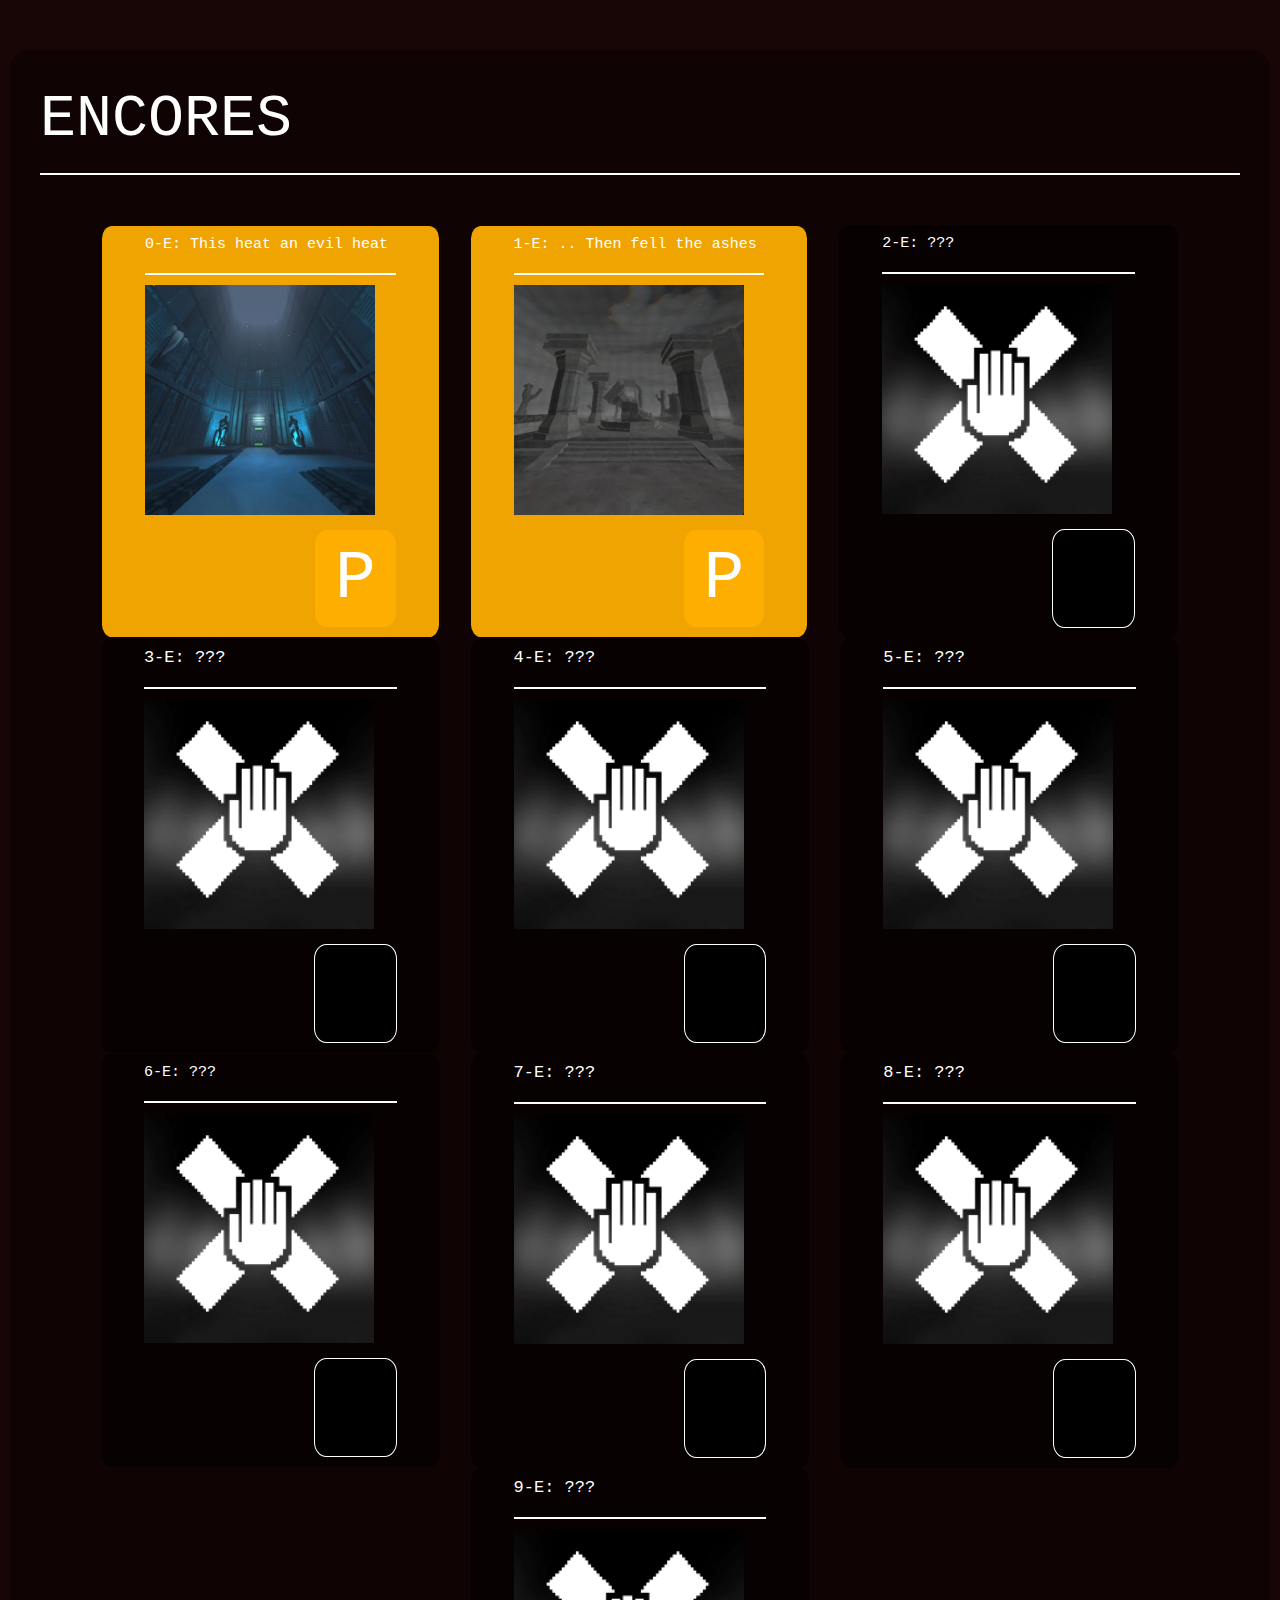
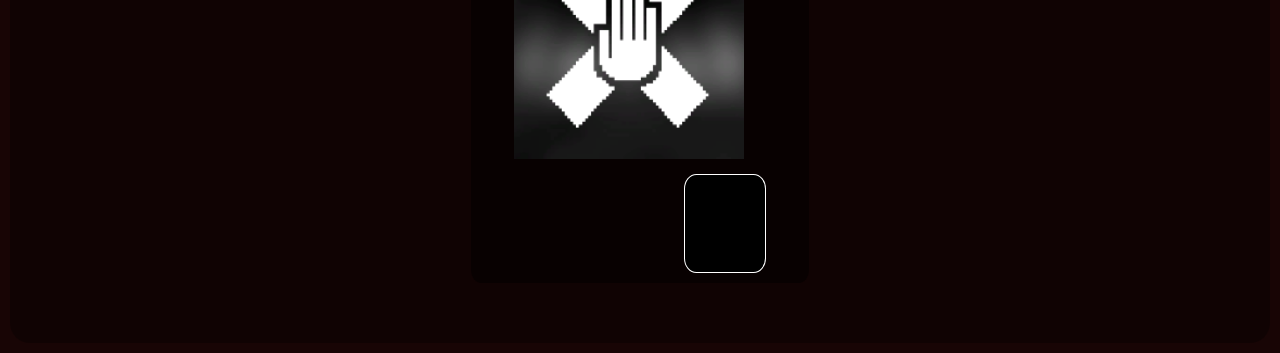
<file: encores.html>
<!DOCTYPE html>
<html lang="en">
<head>
  <meta charset="UTF-8">
  <link rel="stylesheet" href="levels.css">
  <title>ENCORES</title>
</head>
<body>
  <div class="main-container white-container">
    <div class="layer-info">
      <h1 class="layer-title">
        ENCORES
      </h1>
      <hr>
    </div>
    <div class="card-container">
      <div class="card">
        <div class="card-content">
          <span>0-E: This heat an evil heat</span>
          <hr>
        </div>
        <div class="thumbnail">
          <img src="img/0-e.png" alt="">
        </div>
        <div class="rank">P</div>
      </div>
      <div class="card">
        <div class="card-content">
          <span>1-E: .. Then fell the ashes</span>
          <hr>
        </div>
        <div class="thumbnail">
          <img src="img/1-e.png" alt="">
        </div>
        <div class="rank">P</div>
      </div>
      <div class="card white-card">
        <div class="card-content">
          <span>2-E: ???</span>
          <hr>
        </div>
        <div class="thumbnail">
          <img src="img/closed.png" alt="">
        </div>
        <div class="rank white">P</div>
      </div>
      <div class="card white-card">
        <div class="card-content">
          <span class="card-title">3-E: ???</span>
          <hr>
        </div>
        <div class="thumbnail">
          <img src="img/closed.png" alt="">
        </div>
        <div class="rank white">P</div>
      </div>
      <div class="card white-card">
        <div class="card-content">
          <span class="card-title">4-E: ???</span>
          <hr>
        </div>
        <div class="thumbnail">
          <img src="img/closed.png" alt="">
        </div>
        <div class="rank white">P</div>
      </div>
      <div class="card white-card">
        <div class="card-content">
          <span class="card-title">5-E: ???</span>
          <hr>
        </div>
        <div class="thumbnail">
          <img src="img/closed.png" alt="">
        </div>
        <div class="rank white">P</div>
      </div>
      <div class="card white-card">
        <div class="card-content">
          <span>6-E: ???</span>
          <hr>
        </div>
        <div class="thumbnail">
          <img src="img/closed.png" alt="">
        </div>
        <div class="rank white">P</div>
      </div>
      <div class="card white-card">
        <div class="card-content">
          <span class="card-title">7-E: ???</span>
          <hr>
        </div>
        <div class="thumbnail">
          <img src="img/closed.png" alt="">
        </div>
        <div class="rank white">P</div>
      </div>
      <div class="card white-card">
        <div class="card-content">
          <span class="card-title">8-E: ???</span>
          <hr>
        </div>
        <div class="thumbnail">
          <img src="img/closed.png" alt="">
        </div>
        <div class="rank white">P</div>
      </div>
      <div class="card white-card">
        <div class="card-content">
          <span class="card-title">9-E: ???</span>
          <hr>
        </div>
        <div class="thumbnail">
          <img src="img/closed.png" alt="">
        </div>
        <div class="rank white">P</div>
      </div>
    </div>
  </div>
</body>
</html>
</file>
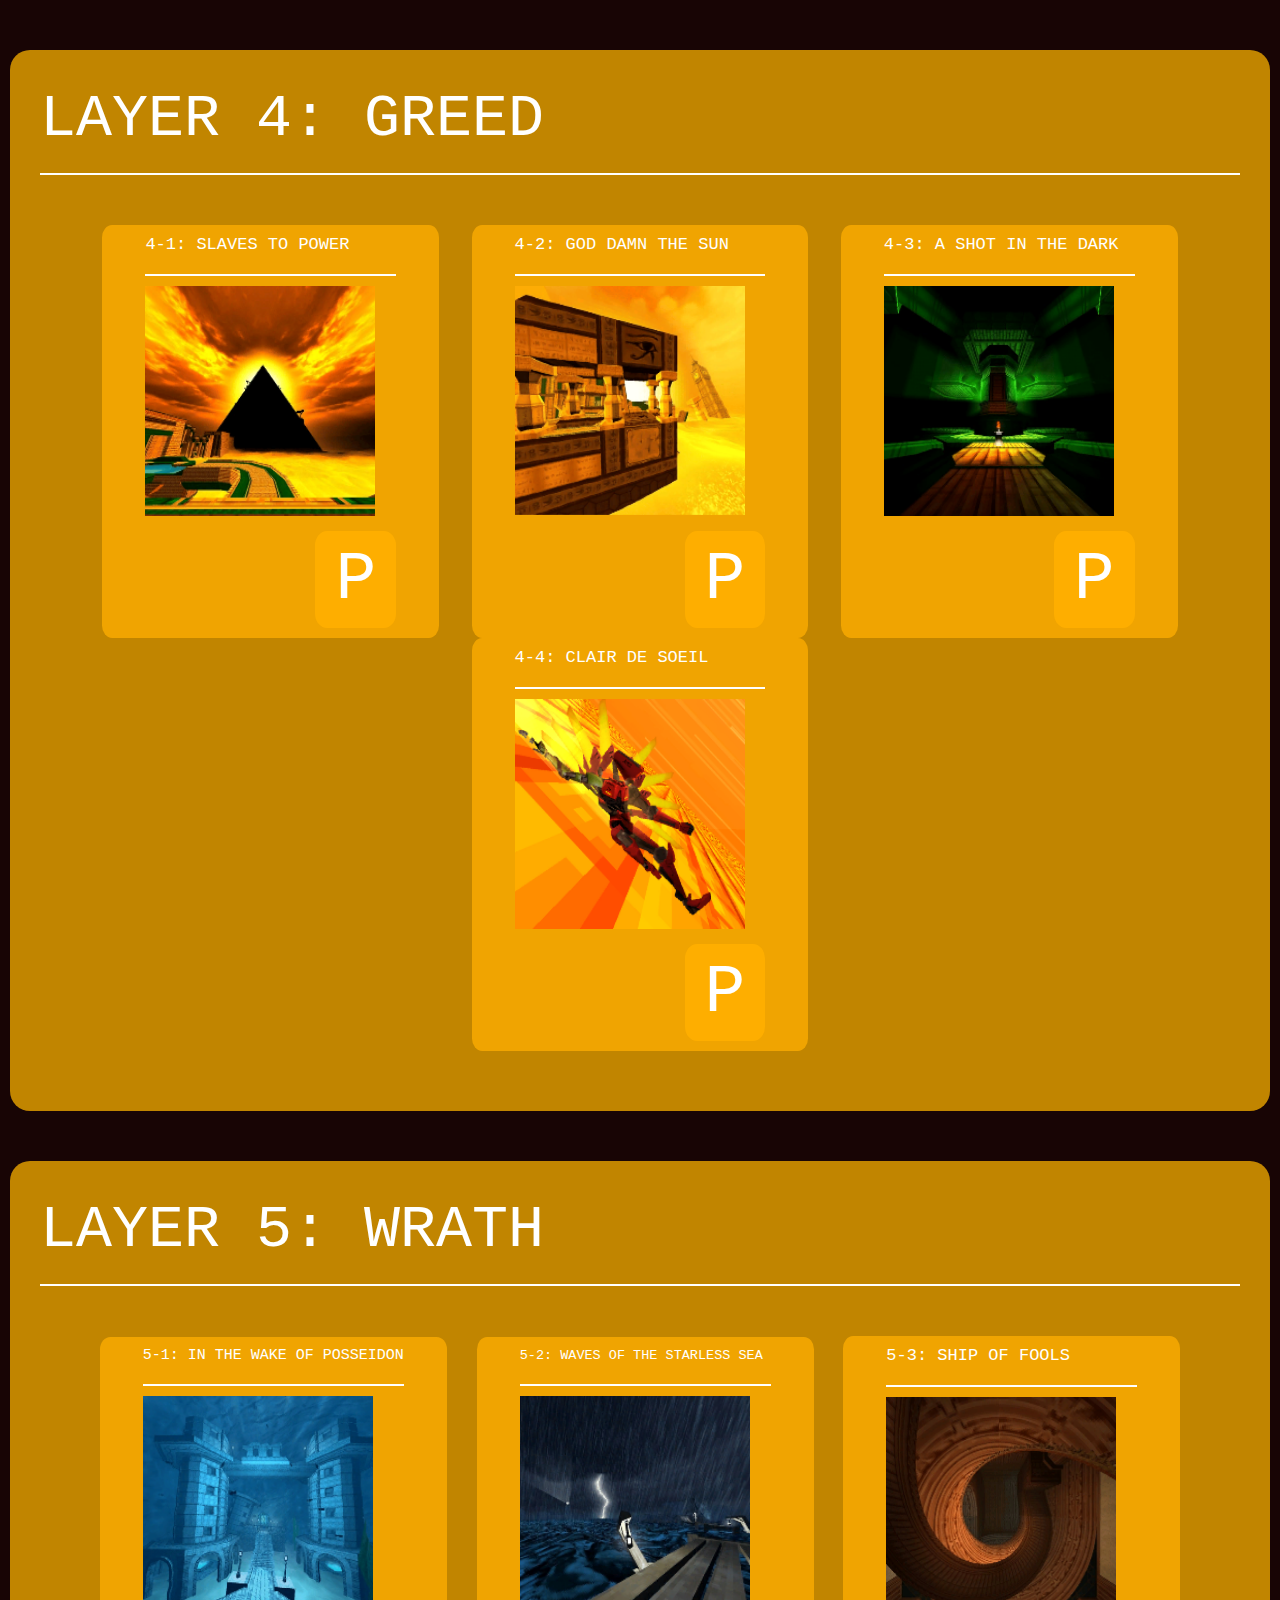
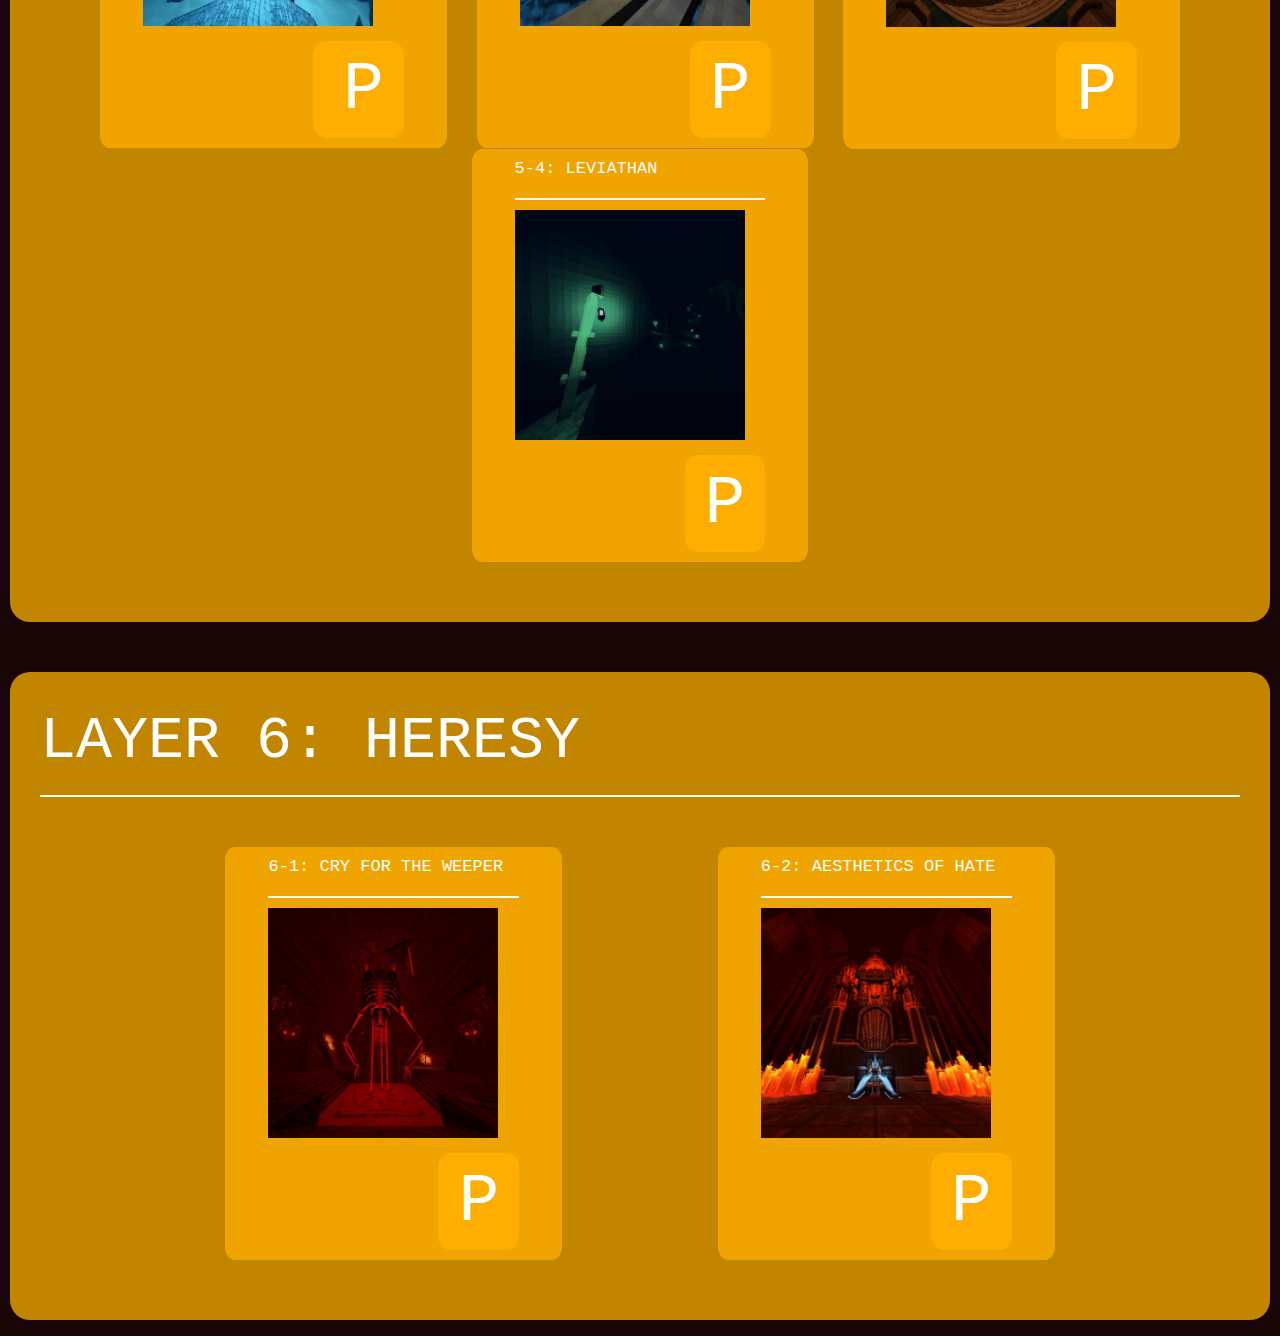
<file: levels act 2.html>
<!DOCTYPE html>
<html lang="en">
<head>
  <meta charset="UTF-8">
  <link rel="stylesheet" href="levels.css">
  <title>GREED & WRATH & HERESY</title>
</head>
<body>
  <div class="main-container">
    <div class="layer-info">
      <h1 class="layer-title">
        LAYER 4: GREED
      </h1>
      <hr>
    </div>
    <div class="card-container">
      <div class="card">
        <div class="card-content">
          <span class="card-title">4-1: SLAVES TO POWER</span>
          <hr>
        </div>
        <div class="thumbnail">
          <img src="img/4-1.png" alt="">
        </div>
        <div class="rank">P</div>
      </div>
      <div class="card">
        <div class="card-content">
          <span class="card-title">4-2: GOD DAMN THE SUN</span>
          <hr>
        </div>
        <div class="thumbnail">
          <img src="img/4-2.png" alt="">
        </div>
        <div class="rank">P</div>
      </div>
      <div class="card">
        <div class="card-content">
          <span class="card-title">4-3: A SHOT IN THE DARK</span>
          <hr>
        </div>
        <div class="thumbnail">
          <img src="img/4-3.png" alt="">
        </div>
        <div class="rank">P</div>
      </div>
      <div class="card">
        <div class="card-content">
          <span class="card-title">4-4: CLAIR DE SOEIL</span>
          <hr>
        </div>
        <div class="thumbnail">
          <img src="img/4-4.png" alt="">
        </div>
        <div class="rank">P</div>
      </div>
    </div>
  </div>
  <div class="main-container">
    <div class="layer-info">
      <h1 class="layer-title">
        LAYER 5: WRATH
      </h1>
      <hr>
    </div>
    <div class="card-container">
      <div class="card">
        <div class="card-content">
          <span>5-1: IN THE WAKE OF POSSEIDON</span>
          <hr>
        </div>
        <div class="thumbnail">
          <img src="img/5-1.png" alt="">
        </div>
        <div class="rank">P</div>
      </div>
      <div class="card">
        <div class="card-content">
          <span class="vio-title">5-2: WAVES OF THE STARLESS SEA</span>
          <hr>
        </div>
        <div class="thumbnail">
          <img src="img/5-2.png" alt="">
        </div>
        <div class="rank">P</div>
      </div>
      <div class="card">
        <div class="card-content">
          <span class="card-title">5-3: SHIP OF FOOLS</span>
          <hr>
        </div>
        <div class="thumbnail">
          <img src="img/5-3.png" alt="">
        </div>
        <div class="rank">P</div>
      </div>
      <div class="card">
        <div class="card-content">
          <span class="card-title">5-4: LEVIATHAN</span>
          <hr>
        </div>
        <div class="thumbnail">
          <img src="img/5-4.png" alt="">
        </div>
        <div class="rank">P</div>
      </div>
    </div>
  </div>
  <div class="main-container">
    <div class="layer-info">
      <h1 class="layer-title">
        LAYER 6: HERESY
      </h1>
      <hr>
    </div>
    <div class="card-container">
      <div class="card">
        <div class="card-content">
          <span class="card-title">6-1: CRY FOR THE WEEPER</span>
          <hr>
        </div>
        <div class="thumbnail">
          <img src="img/6-1.png" alt="">
        </div>
        <div class="rank">P</div>
      </div>
      <div class="card">
        <div class="card-content">
          <span class="card-title">6-2: AESTHETICS OF HATE</span>
          <hr>
        </div>
        <div class="thumbnail">
          <img src="img/6-2.png" alt="">
        </div>
        <div class="rank">P</div>
      </div>
    </div>
  </div>
</body>
</html>
</file>
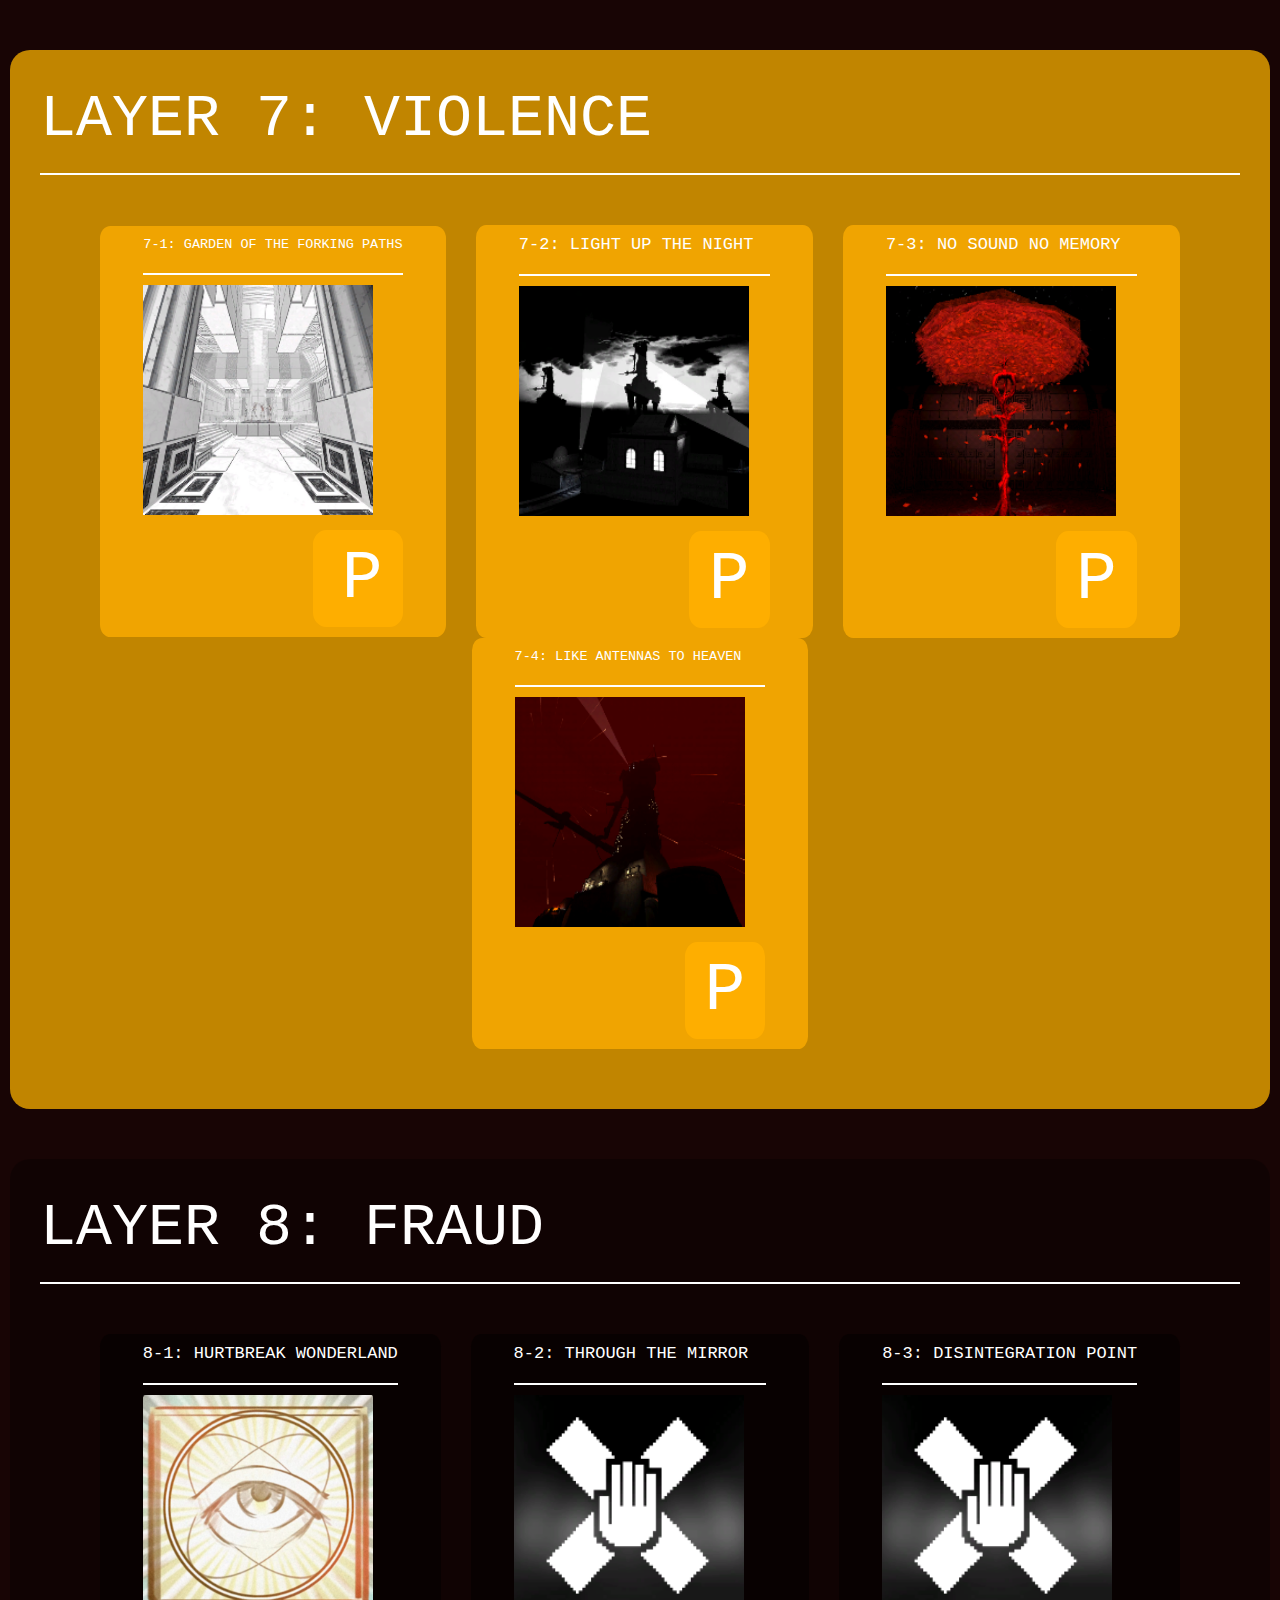
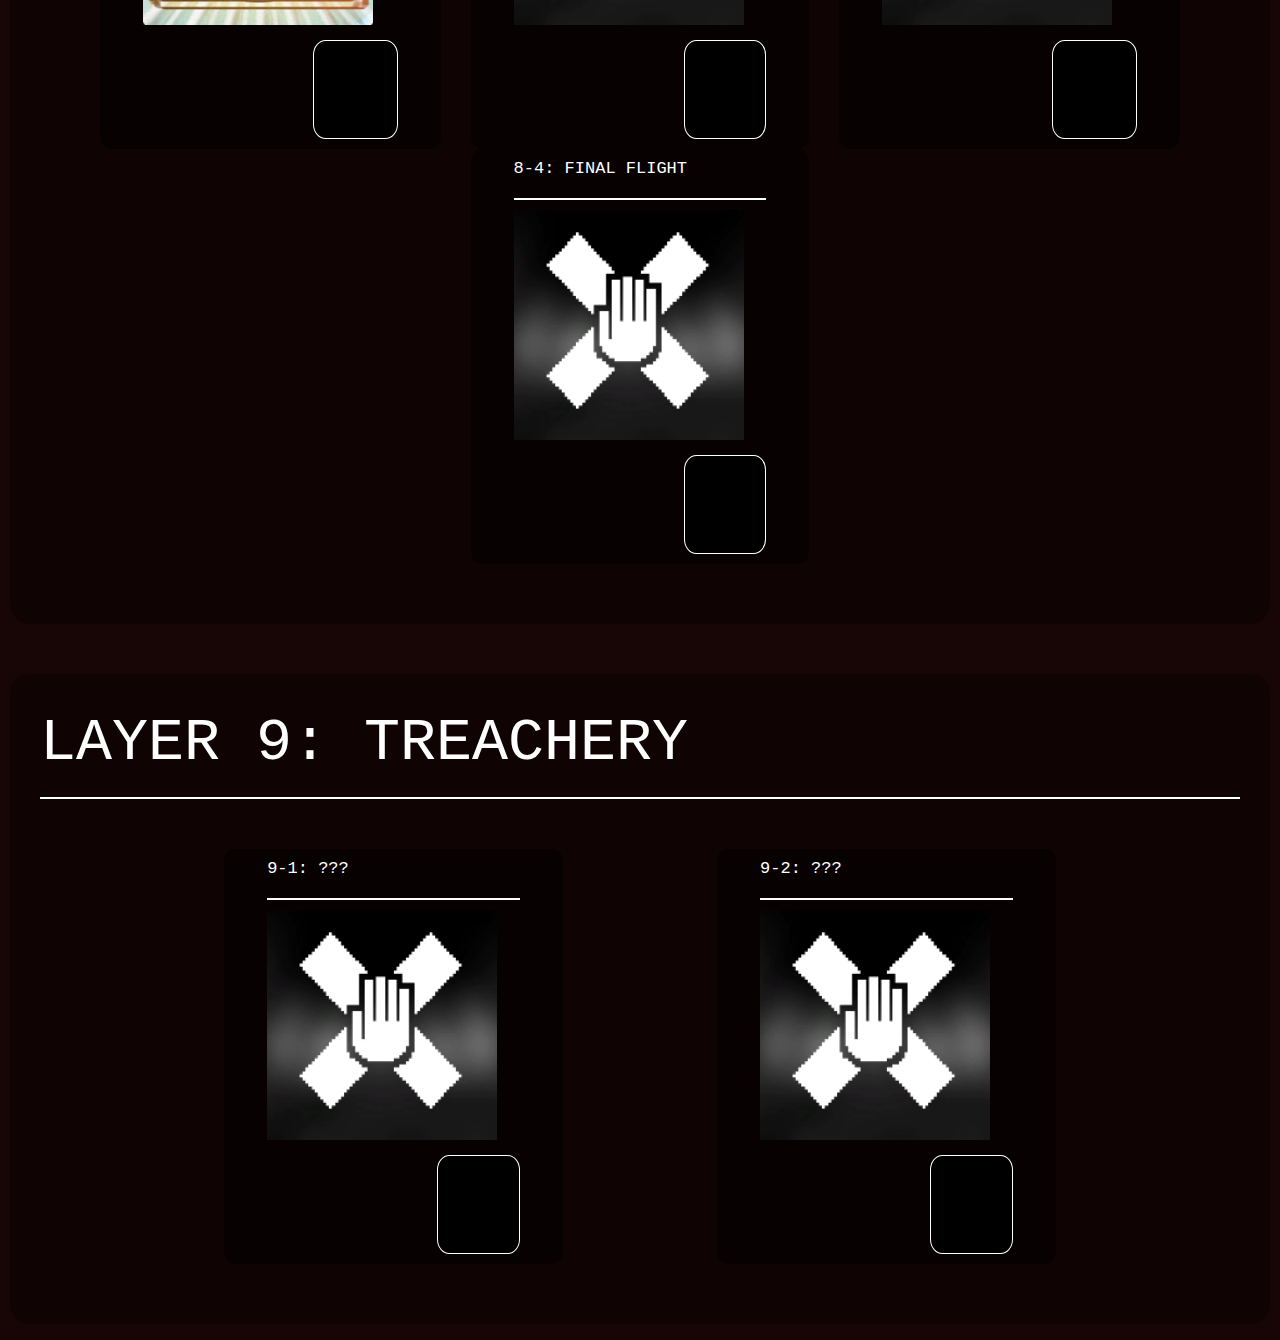
<file: levels act 3.html>
<!DOCTYPE html>
<html lang="en">
<head>
  <meta charset="UTF-8">
  <link rel="stylesheet" href="levels.css">
  <title>VIOLENCE & FRAUD & TREACHERY</title>
</head>
<body>
  <div class="main-container">
    <div class="layer-info">
      <h1 class="layer-title">
        LAYER 7: VIOLENCE
      </h1>
      <hr>
    </div>
    <div class="card-container">
      <div class="card">
        <div class="card-content">
          <span class="vio-title">7-1: GARDEN OF THE FORKING PATHS</span>
          <hr>
        </div>
        <div class="thumbnail">
          <img src="img/7-1.png" alt="">
        </div>
        <div class="rank">P</div>
      </div>
      <div class="card">
        <div class="card-content">
          <span class="card-title">7-2: LIGHT UP THE NIGHT</span>
          <hr>
        </div>
        <div class="thumbnail">
          <img src="img/7-2.png" alt="">
        </div>
        <div class="rank">P</div>
      </div>
      <div class="card">
        <div class="card-content">
          <span class="card-title">7-3: NO SOUND NO MEMORY</span>
          <hr>
        </div>
        <div class="thumbnail">
          <img src="img/7-3.png" alt="">
        </div>
        <div class="rank">P</div>
      </div>
      <div class="card">
        <div class="card-content">
          <span class="vio-title">7-4: LIKE ANTENNAS TO HEAVEN</span>
          <hr>
        </div>
        <div class="thumbnail">
          <img src="img/7-4.png" alt="">
        </div>
        <div class="rank">P</div>
      </div>
    </div>
  </div>
  <div class="main-container white-container">
    <div class="layer-info">
      <h1 class="layer-title">
        LAYER 8: FRAUD
      </h1>
      <hr>
    </div>
    <div class="card-container">
      <div class="card white-card">
        <div class="card-content">
          <span class="card-title">8-1: HURTBREAK WONDERLAND</span>
          <hr>
        </div>
        <div class="thumbnail">
          <img src="img/8-1.png" alt="">
        </div>
        <div class="rank white">P</div>
      </div>
      <div class="card white-card">
        <div class="card-content">
          <span class="card-title">8-2: THROUGH THE MIRROR</span>
          <hr>
        </div>
        <div class="thumbnail">
          <img src="img/closed.png" alt="">
        </div>
        <div class="rank white">P</div>
      </div>
      <div class="card white-card">
        <div class="card-content">
          <span class="card-title">8-3: DISINTEGRATION POINT</span>
          <hr>
        </div>
        <div class="thumbnail">
          <img src="img/closed.png" alt="">
        </div>
        <div class="rank white">P</div>
      </div>
      <div class="card white-card">
        <div class="card-content">
          <span class="card-title">8-4: FINAL FLIGHT</span>
          <hr>
        </div>
        <div class="thumbnail">
          <img src="img/closed.png" alt="">
        </div>
        <div class="rank white">.</div>
      </div>
    </div>
  </div>
  <div class="main-container white-container">
    <div class="layer-info">
      <h1 class="layer-title">
        LAYER 9: TREACHERY
      </h1>
      <hr>
    </div>
    <div class="card-container">
      <div class="card white-card">
        <div class="card-content">
          <span class="card-title">9-1: ???</span>
          <hr>
        </div>
        <div class="thumbnail">
          <img src="img/closed.png" alt="">
        </div>
        <div class="rank white">.</div>
      </div>
      <div class="card white-card">
        <div class="card-content">
          <span class="card-title">9-2: ???</span>
          <hr>
        </div>
        <div class="thumbnail">
          <img src="img/closed.png" alt="">
        </div>
        <div class="rank white">.</div>
      </div>
    </div>
  </div>
</body>
</html>
</file>
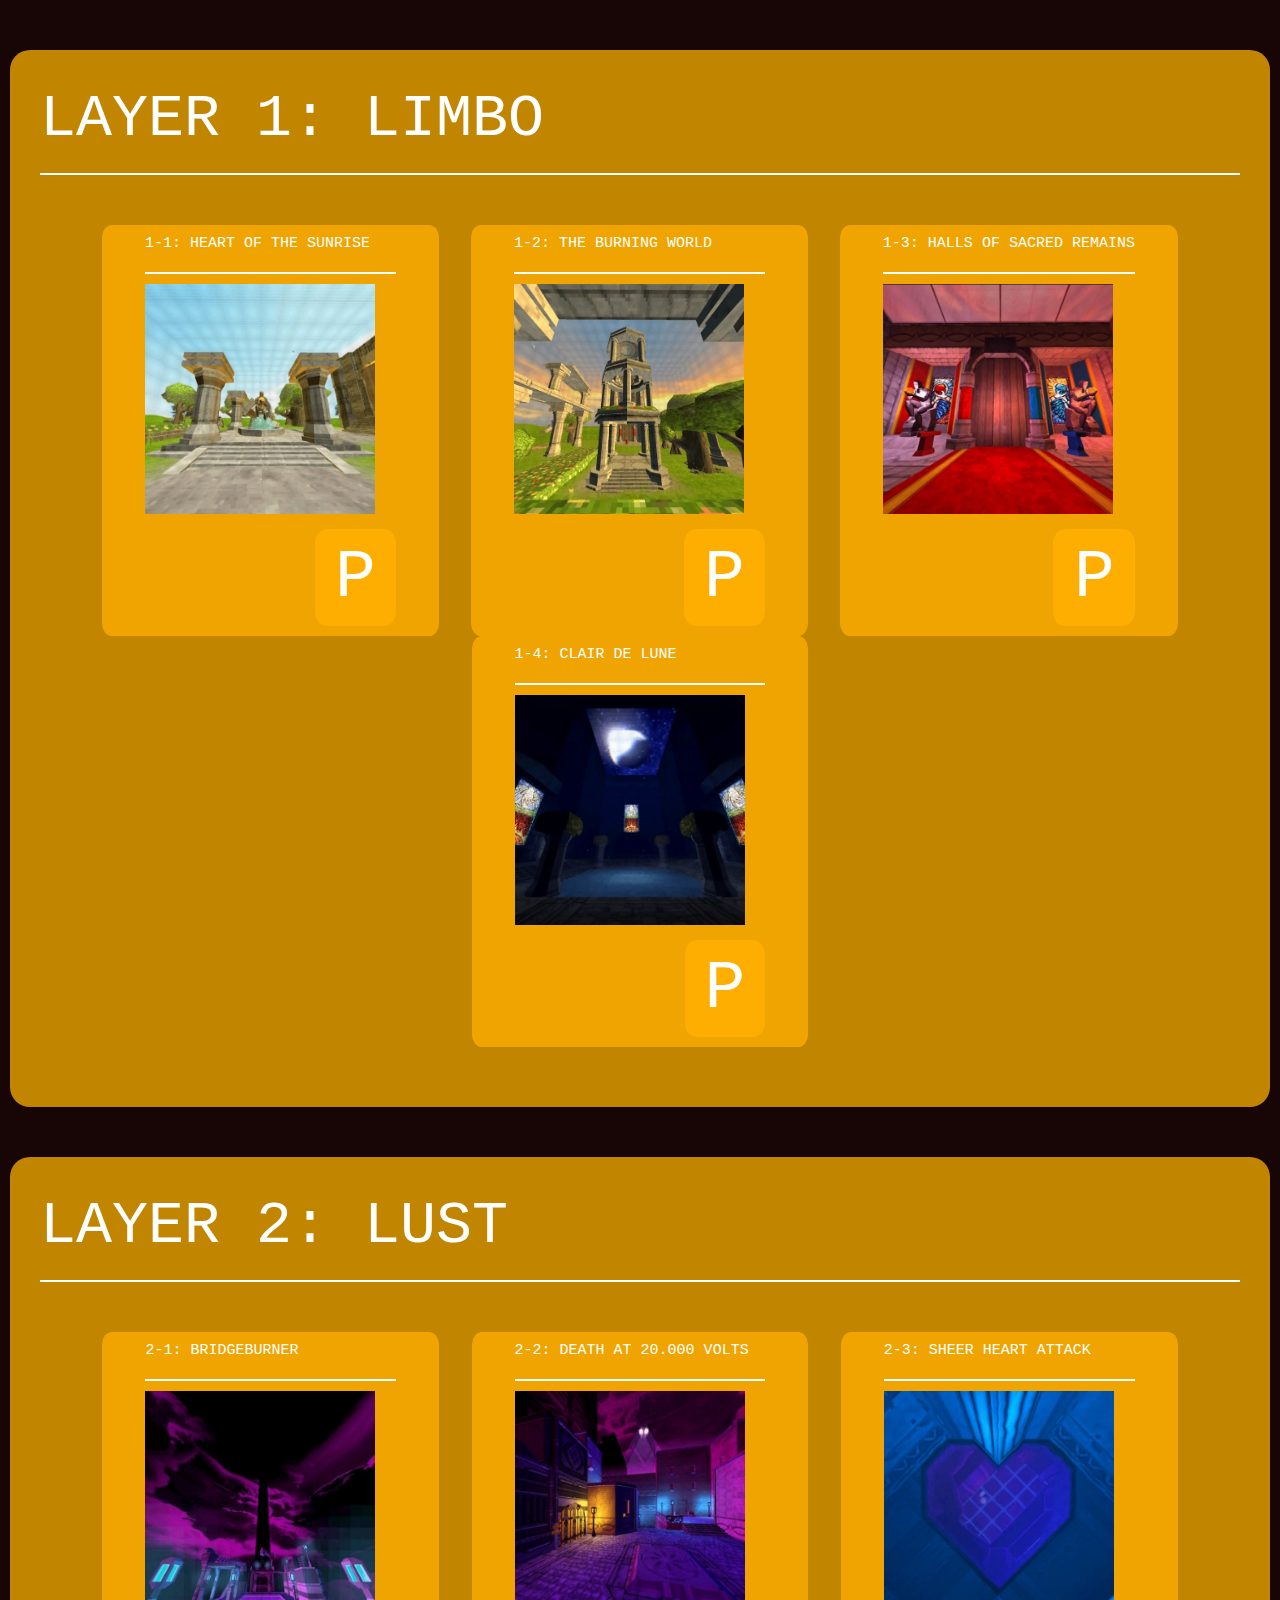
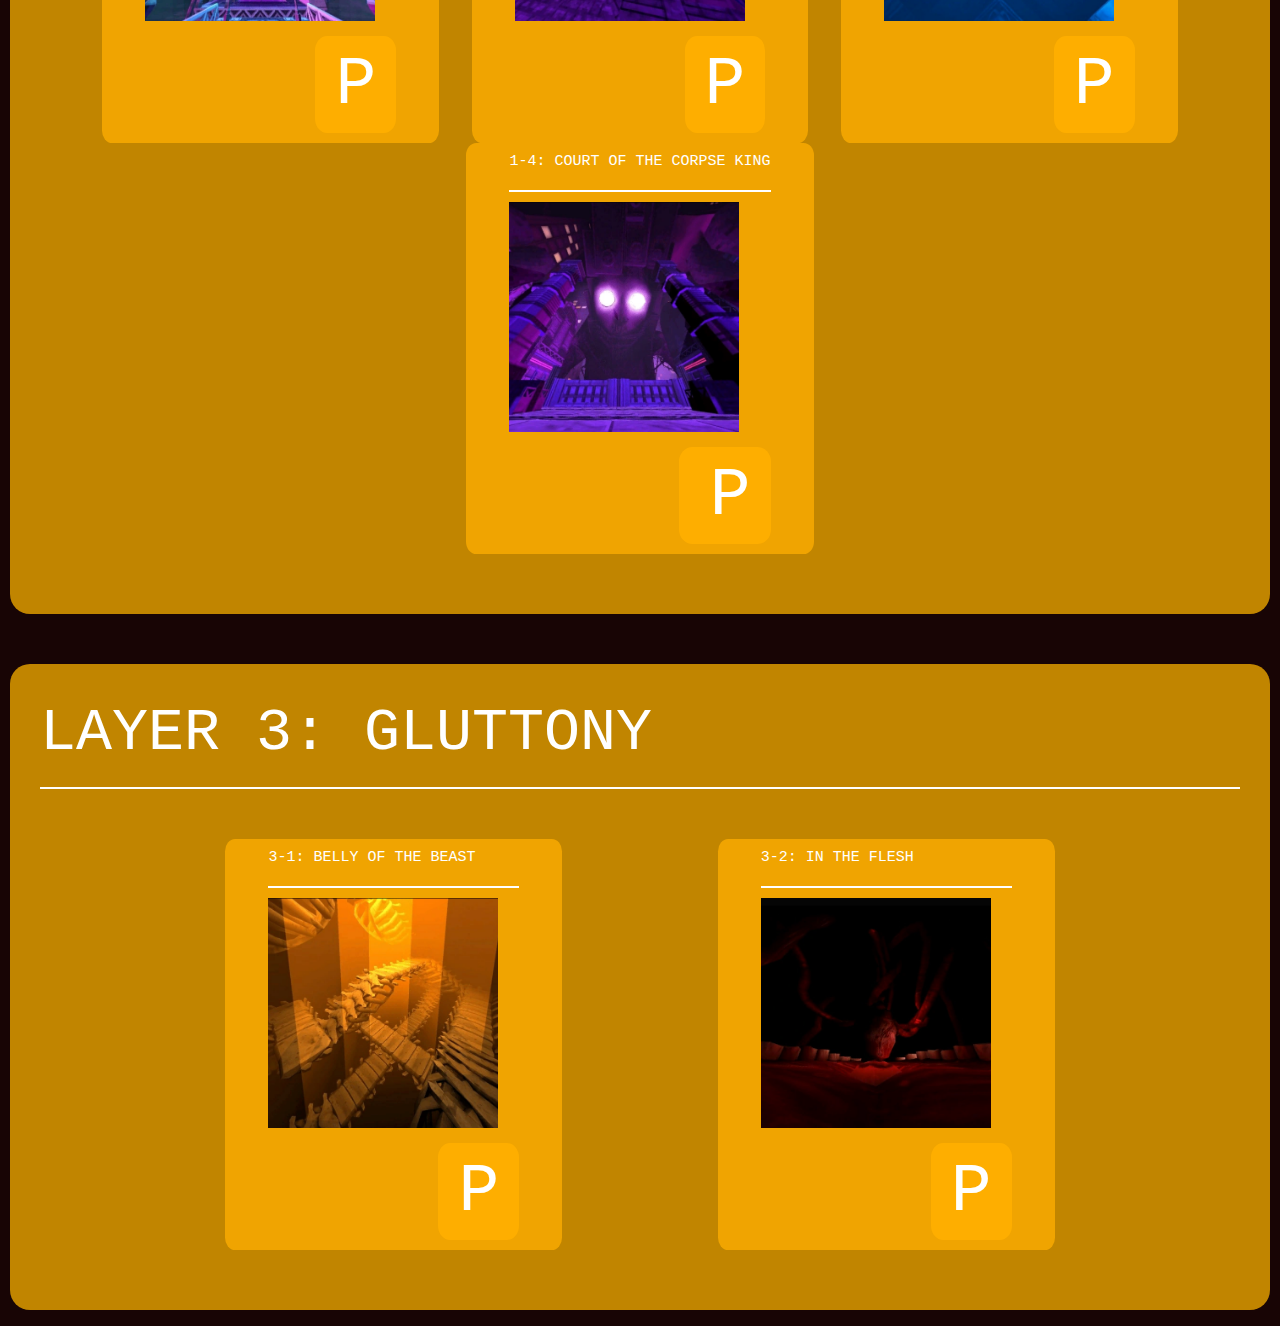
<file: levels prelude.html>
<!DOCTYPE html>
<html lang="en">
<head>
  <meta charset="UTF-8">
  <link rel="stylesheet" href="levels.css">
  <title>LIMBO & LUST & GLUTTONY</title>
</head>
<body>
  <div class="main-container">
    <div class="layer-info">
      <h1 class="layer-title">
        LAYER 1: LIMBO
      </h1>
      <hr>
    </div>
    <div class="card-container">
      <div class="card">
        <div class="card-content">
          <span class="lvl-title">1-1: HEART OF THE SUNRISE</span>
          <hr>
        </div>
        <div class="thumbnail">
          <img src="img/1-1.png" alt="">
        </div>
        <div class="rank">P</div>
      </div>
      <div class="card">
        <div class="card-content">
          <span>1-2: THE BURNING WORLD</span>
          <hr>
        </div>
        <div class="thumbnail">
          <img src="img/1-2.png" alt="">
        </div>
        <div class="rank">P</div>
      </div>
      <div class="card">
        <div class="card-content">
          <span>1-3: HALLS OF SACRED REMAINS</span>
          <hr>
        </div>
        <div class="thumbnail">
          <img src="img/1-3.png" alt="">
        </div>
        <div class="rank">P</div>
      </div>
      <div class="card">
        <div class="card-content">
          <span>1-4: CLAIR DE LUNE</span>
          <hr>
        </div>
        <div class="thumbnail">
          <img src="img/1-4.png" alt="">
        </div>
        <div class="rank">P</div>
      </div>
    </div>
  </div>
  <div class="main-container">
    <div class="layer-info">
      <h1 class="layer-title">
        LAYER 2: LUST
      </h1>
      <hr>
    </div>
    <div class="card-container">
      <div class="card">
        <div class="card-content">
          <span class="lvl-title">2-1: BRIDGEBURNER</span>
          <hr>
        </div>
        <div class="thumbnail">
          <img src="img/2-1.png" alt="">
        </div>
        <div class="rank">P</div>
      </div>
      <div class="card">
        <div class="card-content">
          <span>2-2: DEATH AT 20.000 VOLTS</span>
          <hr>
        </div>
        <div class="thumbnail">
          <img src="img/2-2.png" alt="">
        </div>
        <div class="rank">P</div>
      </div>
      <div class="card">
        <div class="card-content">
          <span>2-3: SHEER HEART ATTACK</span>
          <hr>
        </div>
        <div class="thumbnail">
          <img src="img/2-3.png" alt="">
        </div>
        <div class="rank">P</div>
      </div>
      <div class="card">
        <div class="card-content">
          <span>1-4: COURT OF THE CORPSE KING</span>
          <hr>
        </div>
        <div class="thumbnail">
          <img src="img/2-4.png" alt="">
        </div>
        <div class="rank">P</div>
      </div>
    </div>
  </div>
  <div class="main-container">
    <div class="layer-info">
      <h1 class="layer-title">
        LAYER 3: GLUTTONY
      </h1>
      <hr>
    </div>
    <div class="card-container">
      <div class="card">
        <div class="card-content">
          <span class="lvl-title">3-1: BELLY OF THE BEAST</span>
          <hr>
        </div>
        <div class="thumbnail">
          <img src="img/3-1.png" alt="">
        </div>
        <div class="rank">P</div>
      </div>
      <div class="card">
        <div class="card-content">
          <span>3-2: IN THE FLESH</span>
          <hr>
        </div>
        <div class="thumbnail">
          <img src="img/3-2.png" alt="">
        </div>
        <div class="rank">P</div>
      </div>
    </div>
  </div>
</body>
</html>
</file>
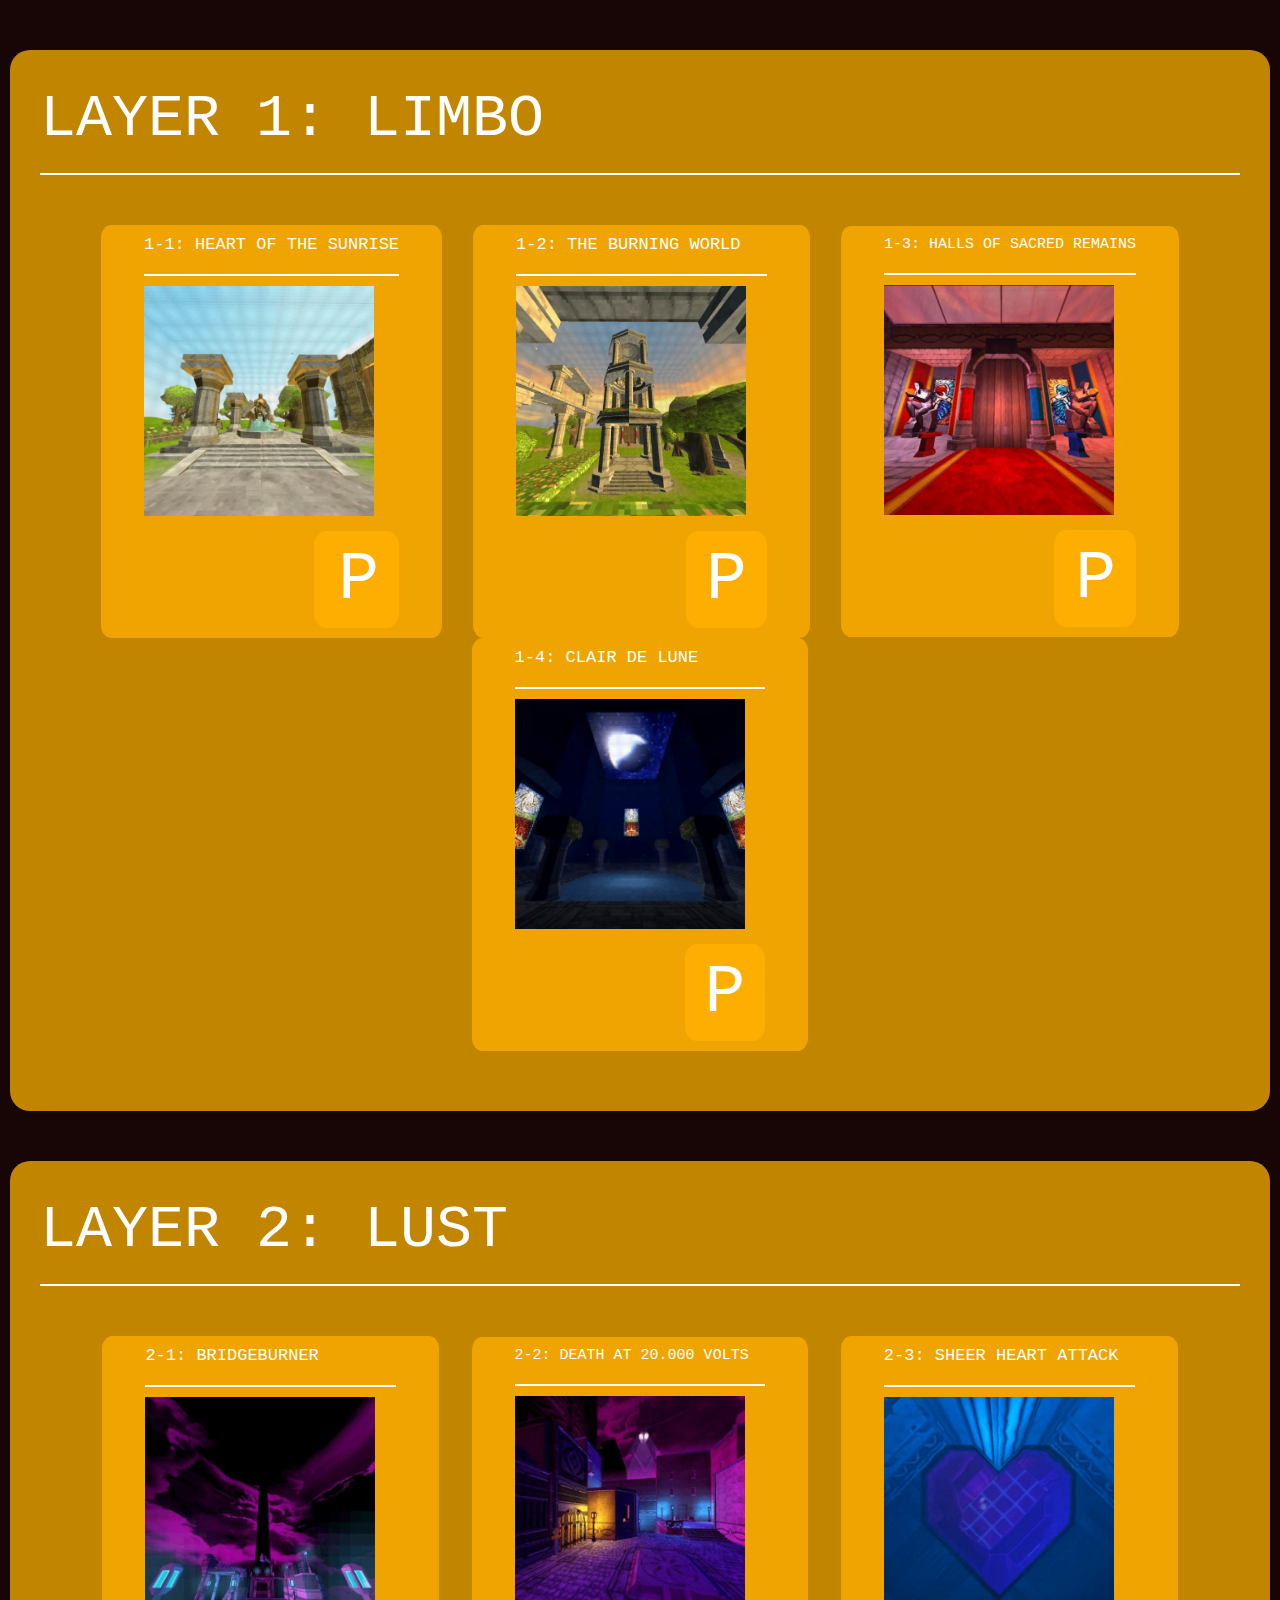
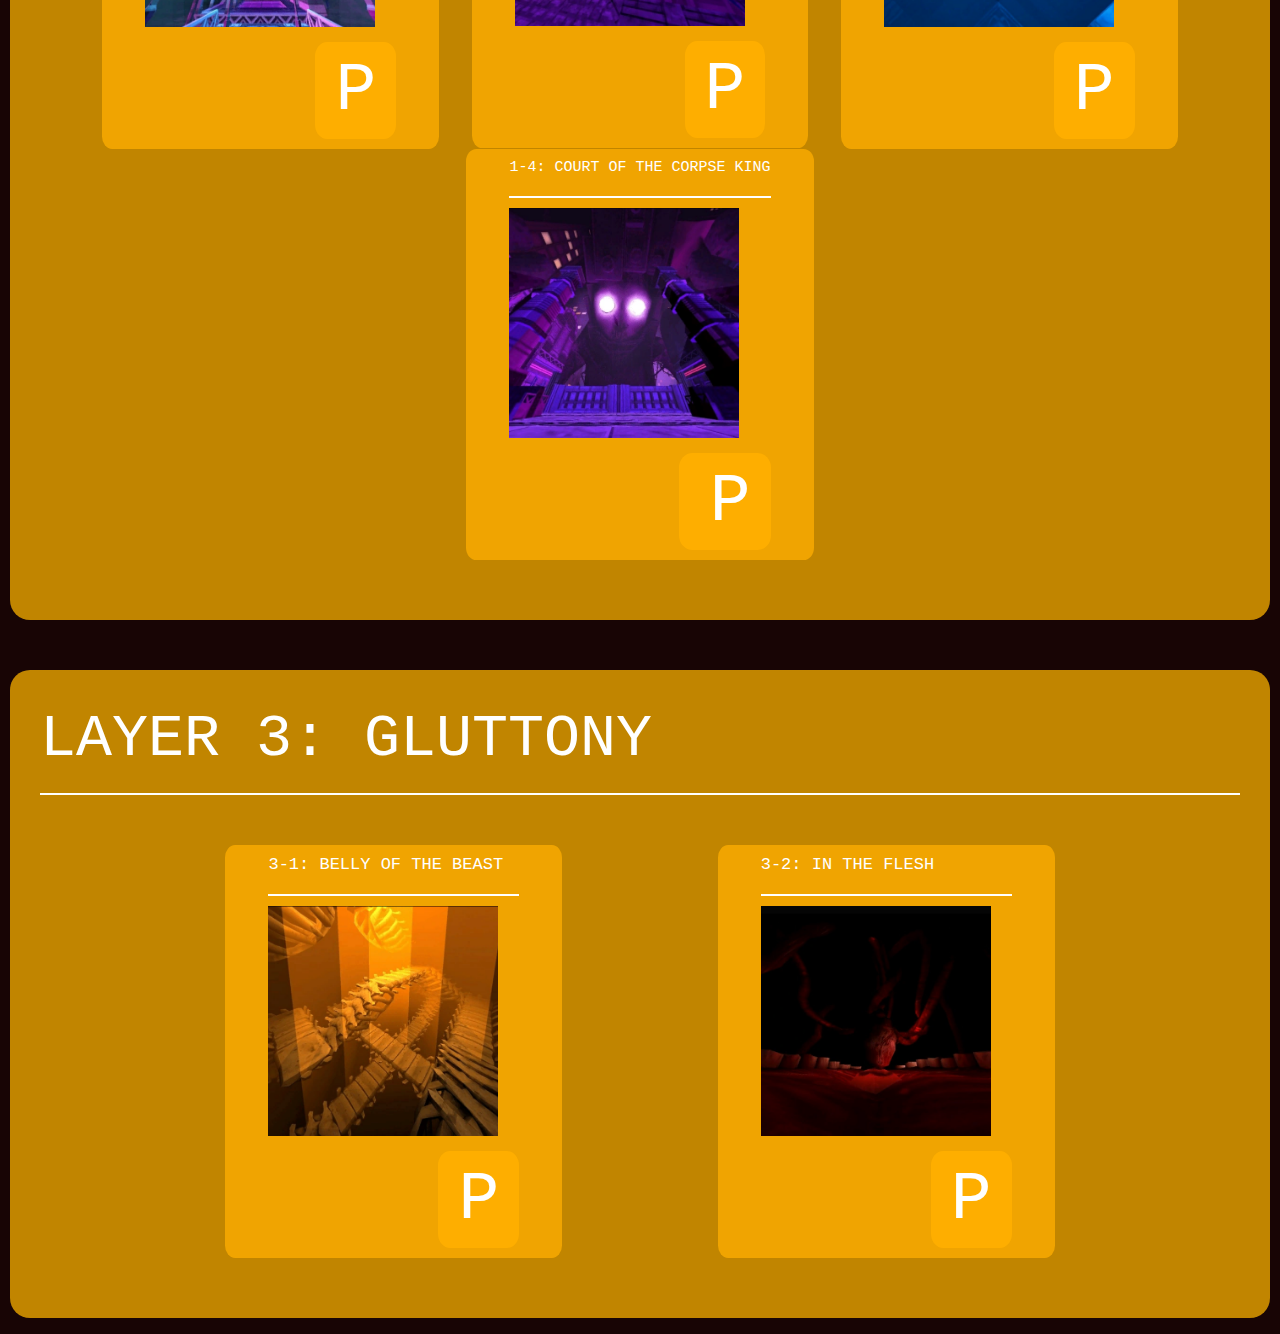
<file: levels.html>
<!DOCTYPE html>
<html lang="en">
<head>
  <meta charset="UTF-8">
  <link rel="stylesheet" href="levels.css">
  <title>LIMBO & LUST & GLUTTONY</title>
</head>
<body>
  <div class="main-container">
    <div class="layer-info">
      <h1 class="layer-title">
        LAYER 1: LIMBO
      </h1>
      <hr>
    </div>
    <div class="card-container">
      <div class="card">
        <div class="card-content">
          <span class="card-title">1-1: HEART OF THE SUNRISE</span>
          <hr>
        </div>
        <div class="thumbnail">
          <img src="img/1-1.png" alt="">
        </div>
        <div class="rank">P</div>
      </div>
      <div class="card">
        <div class="card-content">
          <span class="card-title">1-2: THE BURNING WORLD</span>
          <hr>
        </div>
        <div class="thumbnail">
          <img src="img/1-2.png" alt="">
        </div>
        <div class="rank">P</div>
      </div>
      <div class="card">
        <div class="card-content">
          <span>1-3: HALLS OF SACRED REMAINS</span>
          <hr>
        </div>
        <div class="thumbnail">
          <img src="img/1-3.png" alt="">
        </div>
        <div class="rank">P</div>
      </div>
      <div class="card">
        <div class="card-content">
          <span class="card-title">1-4: CLAIR DE LUNE</span>
          <hr>
        </div>
        <div class="thumbnail">
          <img src="img/1-4.png" alt="">
        </div>
        <div class="rank">P</div>
      </div>
    </div>
  </div>
  <div class="main-container">
    <div class="layer-info">
      <h1 class="layer-title">
        LAYER 2: LUST
      </h1>
      <hr>
    </div>
    <div class="card-container">
      <div class="card">
        <div class="card-content">
          <span class="card-title">2-1: BRIDGEBURNER</span>
          <hr>
        </div>
        <div class="thumbnail">
          <img src="img/2-1.png" alt="">
        </div>
        <div class="rank">P</div>
      </div>
      <div class="card">
        <div class="card-content">
          <span>2-2: DEATH AT 20.000 VOLTS</span>
          <hr>
        </div>
        <div class="thumbnail">
          <img src="img/2-2.png" alt="">
        </div>
        <div class="rank">P</div>
      </div>
      <div class="card">
        <div class="card-content">
          <span class="card-title">2-3: SHEER HEART ATTACK</span>
          <hr>
        </div>
        <div class="thumbnail">
          <img src="img/2-3.png" alt="">
        </div>
        <div class="rank">P</div>
      </div>
      <div class="card">
        <div class="card-content">
          <span>1-4: COURT OF THE CORPSE KING</span>
          <hr>
        </div>
        <div class="thumbnail">
          <img src="img/2-4.png" alt="">
        </div>
        <div class="rank">P</div>
      </div>
    </div>
  </div>
  <div class="main-container">
    <div class="layer-info">
      <h1 class="layer-title">
        LAYER 3: GLUTTONY
      </h1>
      <hr>
    </div>
    <div class="card-container">
      <div class="card">
        <div class="card-content">
          <span class="card-title">3-1: BELLY OF THE BEAST</span>
          <hr>
        </div>
        <div class="thumbnail">
          <img src="img/3-1.png" alt="">
        </div>
        <div class="rank">P</div>
      </div>
      <div class="card">
        <div class="card-content">
          <span class="card-title">3-2: IN THE FLESH</span>
          <hr>
        </div>
        <div class="thumbnail">
          <img src="img/3-2.png" alt="">
        </div>
        <div class="rank">P</div>
      </div>
    </div>
  </div>
</body>
</html>
</file>
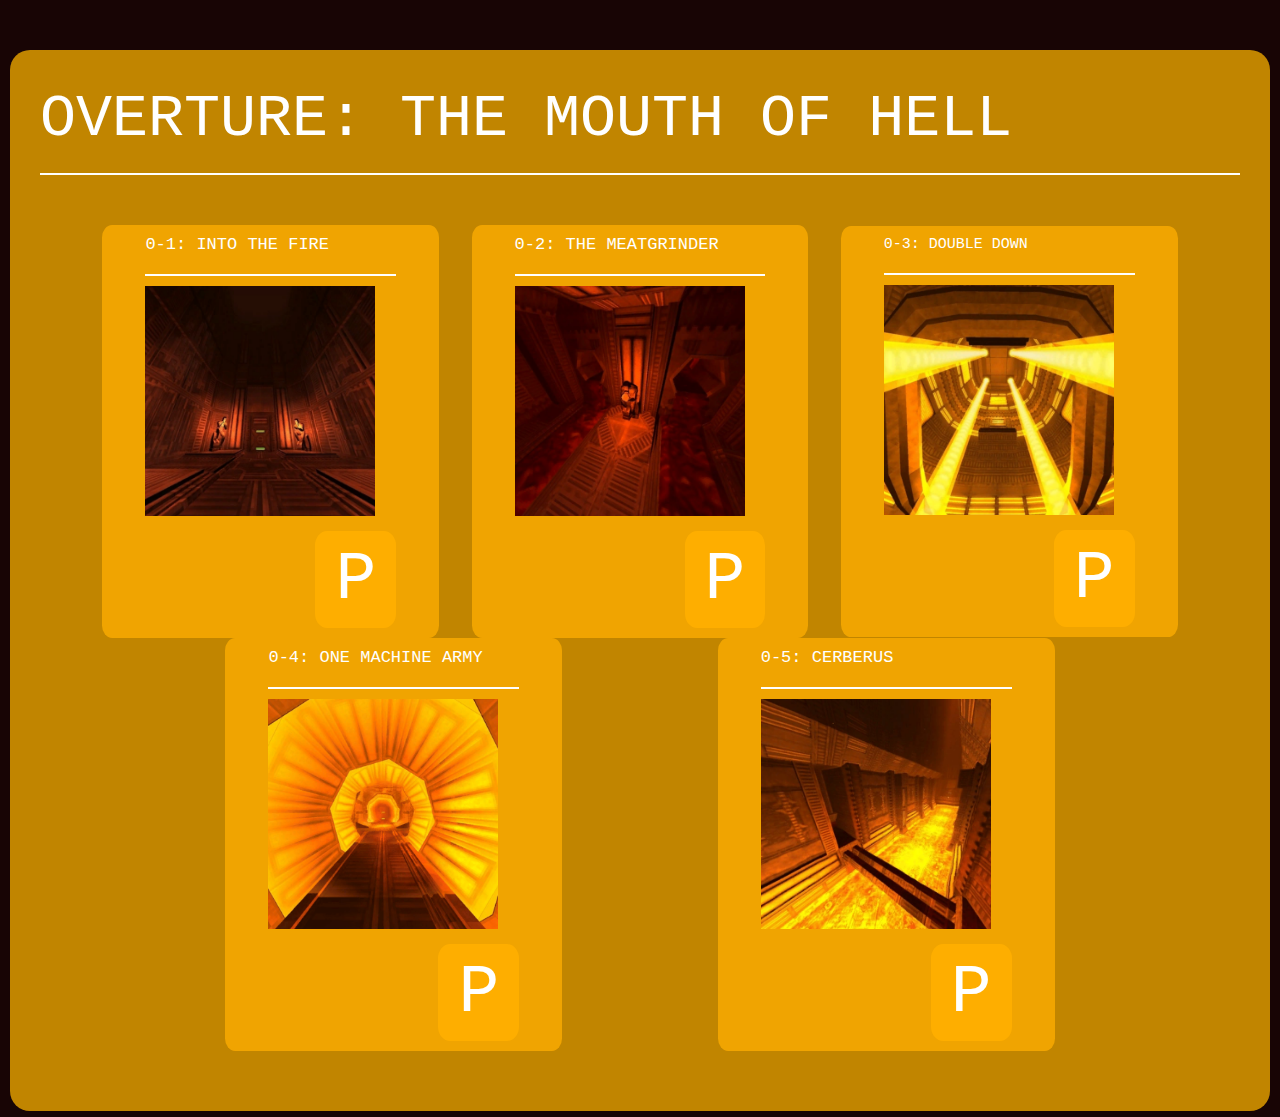
<file: prelude.html>
<!DOCTYPE html>
<html lang="en">
<head>
  <meta charset="UTF-8">
  <link rel="stylesheet" href="levels.css">
  <title>PRELUDE</title>
</head>
<body>
  <div class="main-container">
    <div class="layer-info">
      <h1 class="layer-title">
        OVERTURE: THE MOUTH OF HELL
      </h1>
      <hr>
    </div>
    <div class="card-container">
      <div class="card">
        <div class="card-content">
          <span class="card-title">0-1: INTO THE FIRE</span>
          <hr>
        </div>
        <div class="thumbnail">
          <img src="img/0-1.png" alt="">
        </div>
        <div class="rank">P</div>
      </div>
      <div class="card">
        <div class="card-content">
          <span class="card-title">0-2: THE MEATGRINDER</span>
          <hr>
        </div>
        <div class="thumbnail">
          <img src="img/0-2.png" alt="">
        </div>
        <div class="rank">P</div>
      </div>
      <div class="card">
        <div class="card-content">
          <span>0-3: DOUBLE DOWN</span>
          <hr>
        </div>
        <div class="thumbnail">
          <img src="img/0-3.png" alt="">
        </div>
        <div class="rank">P</div>
      </div>
      <div class="card">
        <div class="card-content">
          <span class="card-title">0-4: ONE MACHINE ARMY</span>
          <hr>
        </div>
        <div class="thumbnail">
          <img src="img/0-4.png" alt="">
        </div>
        <div class="rank">P</div>
      </div>
      <div class="card">
        <div class="card-content">
          <span class="card-title">0-5: CERBERUS</span>
          <hr>
        </div>
        <div class="thumbnail">
          <img src="img/0-5.png" alt="">
        </div>
        <div class="rank">P</div>
      </div>
    </div>
  </div>
</body>
</html>
</file>
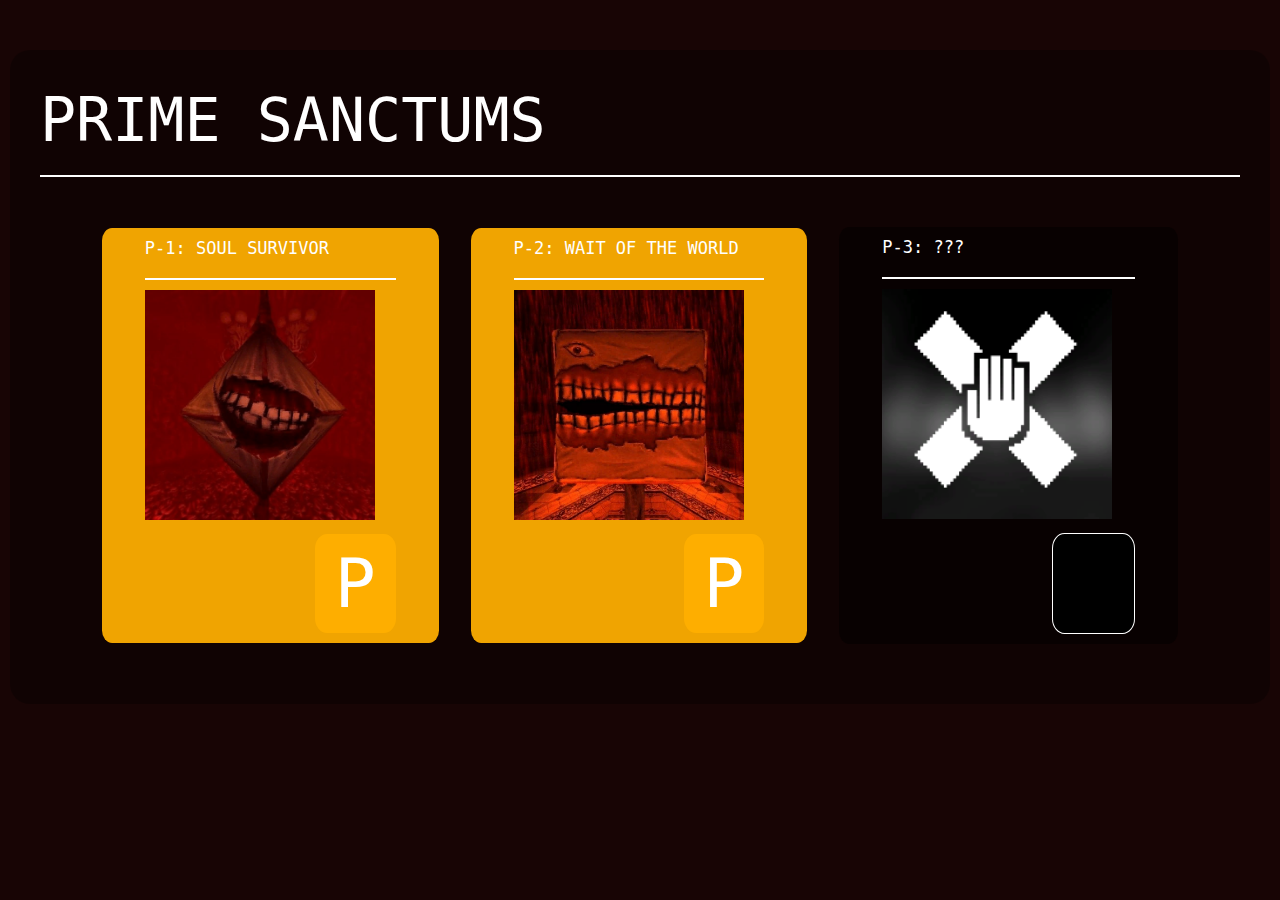
<file: prime.html>
<!DOCTYPE html>
<html lang="en">
<head>
  <meta charset="UTF-8">
  <link rel="stylesheet" href="levels.css">
  <title>THE PRIME</title>
</head>
<body>
  <div class="main-container white-container">
    <div class="layer-info">
      <h1 class="layer-title">
        PRIME SANCTUMS
      </h1>
      <hr>
    </div>
    <div class="card-container">
      <div class="card">
        <div class="card-content">
          <span class="card-title">P-1: SOUL SURVIVOR</span>
          <hr>
        </div>
        <div class="thumbnail">
          <img src="img/p1.png" alt="">
        </div>
        <div class="rank">P</div>
      </div>
      <div class="card">
        <div class="card-content">
          <span class="card-title">P-2: WAIT OF THE WORLD</span>
          <hr>
        </div>
        <div class="thumbnail">
          <img src="img/p2.png" alt="">
        </div>
        <div class="rank">P</div>
      </div>
      <div class="card white-card">
        <div class="card-content">
          <span class="card-title">P-3: ???</span>
          <hr>
        </div>
        <div class="thumbnail">
          <img src="img/closed.png" alt="">
        </div>
        <div class="rank white">P</div>
    </div>
  </div>
</body>
</html>
</file>
<file: levels.css>
*{
    padding: 0;
    margin: 0;
    box-sizing: border-box;
    font-family: 'VCR OSD Mono', monospace;
    /*font-size: 50px;*/
    font-weight: lighter;
}
body{
    background-color: #180505;
}
.main-container{
    padding: 30px;
    margin-top: 50px;
    margin-right: 10px;
    margin-left: 10px;
    background-color: #c18500;
    color: #fff;
    border-radius: 20px;
}
img{
    width: 230px;
    height: 230px;
}
.card-container{
    display: flex;
    flex-direction: row;
    margin-left: 30px;
    margin-right: 30px;
    margin-bottom: 30px;
    justify-content: space-evenly;
    align-items: center;
    flex-wrap: wrap;
}
.layer-info{
    margin-bottom: 20px;
    padding-bottom: 20px;
    padding-top: 5px;
}
.card{
    background-color: #f0a401;
    padding: 10px 43px;
    font-size: 15px;
    border-radius: 3%;
}
.rank{
    color: #fff;
    font-size: 68px;
    font-weight: lighter;
    margin-left: 170px;
    margin-top: 10px;
    padding: 10px 20px;
    text-align: right;
    background-color: #feae00;
    border-radius: 15%;
}
hr{
    margin-top: 20px;
    margin-bottom: 10px;
    height: 2px;
    background-color: white;
    border: none;
}
.layer-title{
    font-size: 60px;
    margin-bottom: 10px;
}
.vio-title{
    font-size: 13.5px;
}
.white-card{
    background-color: rgba(0, 0, 0, 0.5);
    color: white;
    padding: 10px 43px;
    font-size: 15px;
    border-radius: 3%;
}
.white{
    background-color: black;
    color: black;
    border: solid 1px white;
}
.white-container{
    background-color: rgba(0, 0, 0, 0.3);
    color: #fff;
    border-radius: 20px;
}
.card-title{
    font-size: 17px;
}
</file>
